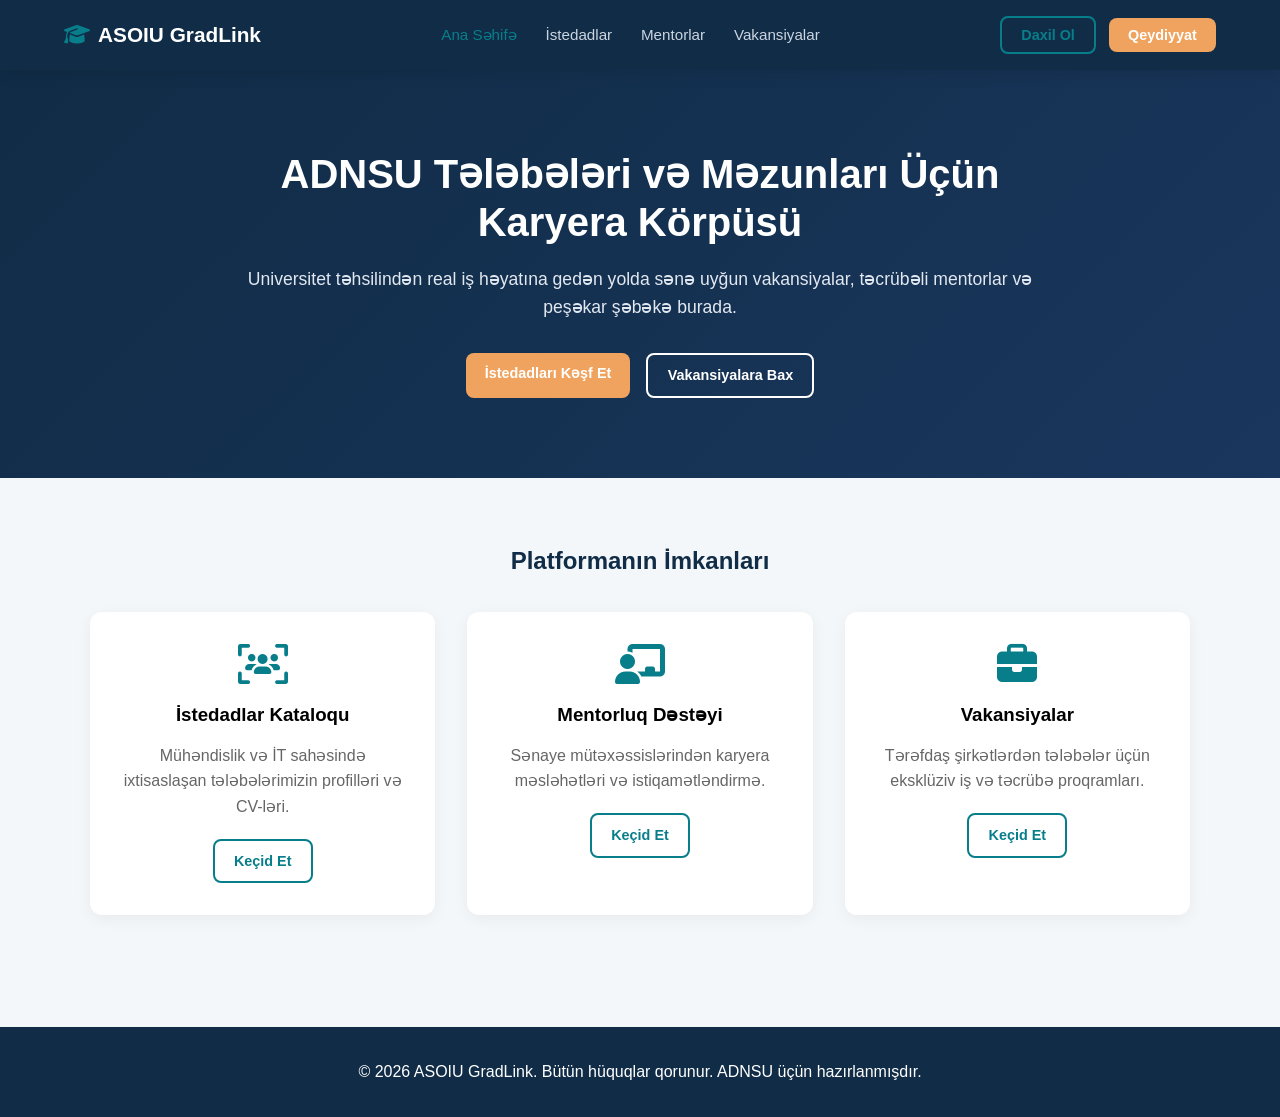
<file: index.html>
<!DOCTYPE html>
<html lang="az">
<head>
  <meta charset="UTF-8">
  <meta name="viewport" content="width=device-width, initial-scale=1.0">
  <title>ASOIU GradLink - Karyera və İstedad Platforması</title>
  <link rel="stylesheet" href="style.css">
  <link rel="stylesheet" href="https://cdnjs.cloudflare.com/ajax/libs/font-awesome/6.4.0/css/all.min.css">
</head>
<body>

  <!-- Navbar -->
  <header class="navbar">
    <div class="logo">
      <i class="fa-solid fa-graduation-cap"></i> ASOIU GradLink
    </div>
    <nav class="nav-links" id="nav-links">
      <a href="index.html" class="active">Ana Səhifə</a>
      <a href="talents.html">İstedadlar</a>
      <a href="mentors.html">Mentorlar</a>
      <a href="vacancies.html">Vakansiyalar</a>
    </nav>
    <div class="nav-buttons">
      <button class="btn btn-outline" onclick="openModal('login')">Daxil Ol</button>
      <button class="btn btn-accent" onclick="openModal('register')">Qeydiyyat</button>
    </div>
    <div class="mobile-menu-btn" id="mobile-menu-btn">
      <i class="fa-solid fa-bars"></i>
    </div>
  </header>

  <!-- Hero Section -->
  <section class="hero">
    <div class="hero-content">
      <h1>ADNSU Tələbələri və Məzunları Üçün Karyera Körpüsü</h1>
      <p>Universitet təhsilindən real iş həyatına gedən yolda sənə uyğun vakansiyalar, təcrübəli mentorlar və peşəkar şəbəkə burada.</p>
      <div class="hero-buttons">
        <a href="talents.html" class="btn btn-accent">İstedadları Kəşf Et</a>
        <a href="vacancies.html" class="btn btn-outline" style="border-color: white; color: white;">Vakansiyalara Bax</a>
      </div>
    </div>
  </section>

  <!-- Features Summary -->
  <section class="features" style="padding: 4rem 2rem; text-align: center;">
    <h2 style="color: var(--primary); margin-bottom: 2rem;">Platformanın İmkanları</h2>
    <div style="display: grid; grid-template-columns: repeat(auto-fit, minmax(280px, 1fr)); gap: 2rem; max-width: 1100px; margin: 0 auto;">
      <div style="background: white; padding: 2rem; border-radius: 12px; box-shadow: 0 4px 15px rgba(0,0,0,0.05);">
        <i class="fa-solid fa-users-viewfinder" style="font-size: 2.5rem; color: var(--teal); margin-bottom: 1rem;"></i>
        <h3>İstedadlar Kataloqu</h3>
        <p style="color: #666; margin-top: 0.8rem;">Mühəndislik və İT sahəsində ixtisaslaşan tələbələrimizin profilləri və CV-ləri.</p>
        <a href="talents.html" class="btn btn-outline" style="margin-top: 1.2rem; display: inline-block;">Keçid Et</a>
      </div>
      <div style="background: white; padding: 2rem; border-radius: 12px; box-shadow: 0 4px 15px rgba(0,0,0,0.05);">
        <i class="fa-solid fa-chalkboard-user" style="font-size: 2.5rem; color: var(--teal); margin-bottom: 1rem;"></i>
        <h3>Mentorluq Dəstəyi</h3>
        <p style="color: #666; margin-top: 0.8rem;">Sənaye mütəxəssislərindən karyera məsləhətləri və istiqamətləndirmə.</p>
        <a href="mentors.html" class="btn btn-outline" style="margin-top: 1.2rem; display: inline-block;">Keçid Et</a>
      </div>
      <div style="background: white; padding: 2rem; border-radius: 12px; box-shadow: 0 4px 15px rgba(0,0,0,0.05);">
        <i class="fa-solid fa-briefcase" style="font-size: 2.5rem; color: var(--teal); margin-bottom: 1rem;"></i>
        <h3>Vakansiyalar</h3>
        <p style="color: #666; margin-top: 0.8rem;">Tərəfdaş şirkətlərdən tələbələr üçün eksklüziv iş və təcrübə proqramları.</p>
        <a href="vacancies.html" class="btn btn-outline" style="margin-top: 1.2rem; display: inline-block;">Keçid Et</a>
      </div>
    </div>
  </section>

  <!-- Modal Component -->
  <div class="modal" id="modal">
    <div class="modal-content">
      <span class="close-btn" onclick="closeModal()">&times;</span>
      <h3 id="modal-title" style="color: var(--primary); margin-bottom: 1.5rem;">Giriş</h3>
      <form id="modal-form" onsubmit="handleFormSubmit(event)"></form>
    </div>
  </div>

  <!-- Footer -->
  <footer style="background: var(--primary); color: white; text-align: center; padding: 2rem; margin-top: 3rem;">
    <p>&copy; 2026 ASOIU GradLink. Bütün hüquqlar qorunur. ADNSU üçün hazırlanmışdır.</p>
  </footer>

  <script src="script.js"></script>
</body>
</html>
</file>
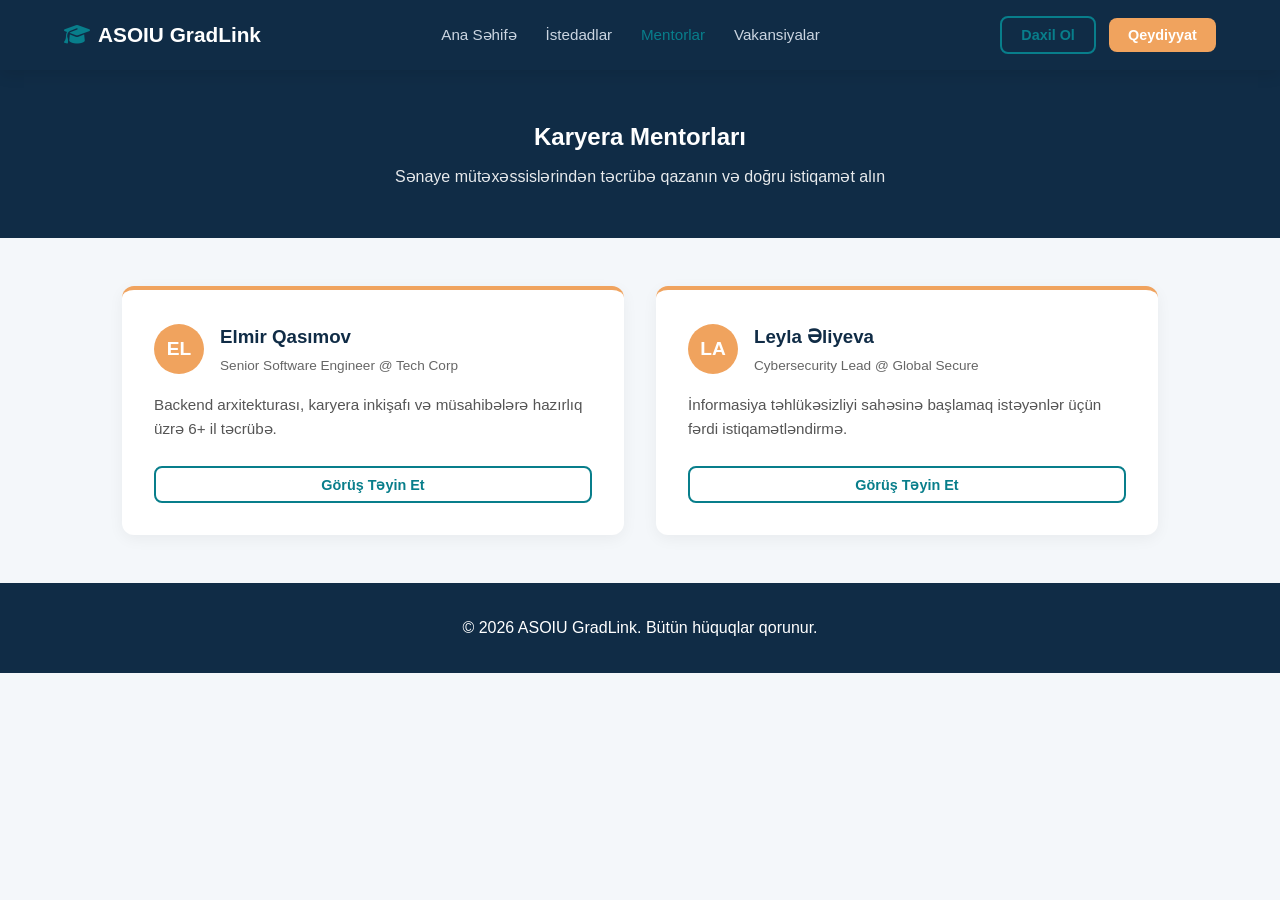
<file: mentors.html>
<!DOCTYPE html>
<html lang="az">
<head>
  <meta charset="UTF-8">
  <meta name="viewport" content="width=device-width, initial-scale=1.0">
  <title>Mentorlar - ASOIU GradLink</title>
  <link rel="stylesheet" href="style.css">
  <link rel="stylesheet" href="https://cdnjs.cloudflare.com/ajax/libs/font-awesome/6.4.0/css/all.min.css">
</head>
<body>

  <!-- Navbar -->
  <header class="navbar">
    <div class="logo">
      <i class="fa-solid fa-graduation-cap"></i> ASOIU GradLink
    </div>
    <nav class="nav-links" id="nav-links">
      <a href="index.html">Ana Səhifə</a>
      <a href="talents.html">İstedadlar</a>
      <a href="mentors.html" class="active">Mentorlar</a>
      <a href="vacancies.html">Vakansiyalar</a>
    </nav>
    <div class="nav-buttons">
      <button class="btn btn-outline" onclick="openModal('login')">Daxil Ol</button>
      <button class="btn btn-accent" onclick="openModal('register')">Qeydiyyat</button>
    </div>
  </header>

  <!-- Page Header -->
  <section style="background: var(--primary); color: white; padding: 3rem 2rem; text-align: center;">
    <h1>Karyera Mentorları</h1>
    <p style="margin-top: 0.5rem; opacity: 0.9;">Sənaye mütəxəssislərindən təcrübə qazanın və doğru istiqamət alın</p>
  </section>

  <!-- Mentors Content -->
  <section style="max-width: 1100px; margin: 3rem auto; padding: 0 2rem;">
    <div style="display: grid; grid-template-columns: repeat(auto-fit, minmax(300px, 1fr)); gap: 2rem;">
      <div style="background: white; padding: 2rem; border-radius: 12px; box-shadow: 0 4px 15px rgba(0,0,0,0.05); border-top: 4px solid var(--accent);">
        <div style="display: flex; align-items: center; gap: 1rem; margin-bottom: 1rem;">
          <div style="width: 50px; height: 50px; background: var(--accent); color: white; display: flex; align-items: center; justify-content: center; border-radius: 50%; font-weight: bold; font-size: 1.2rem;">EL</div>
          <div>
            <h3 style="color: var(--primary);">Elmir Qasımov</h3>
            <span style="font-size: 0.85rem; color: #666;">Senior Software Engineer @ Tech Corp</span>
          </div>
        </div>
        <p style="color: #555; font-size: 0.95rem; margin-bottom: 1.5rem;">Backend arxitekturası, karyera inkişafı və müsahibələrə hazırlıq üzrə 6+ il təcrübə.</p>
        <button class="btn btn-outline" style="width: 100%;">Görüş Təyin Et</button>
      </div>

      <div style="background: white; padding: 2rem; border-radius: 12px; box-shadow: 0 4px 15px rgba(0,0,0,0.05); border-top: 4px solid var(--accent);">
        <div style="display: flex; align-items: center; gap: 1rem; margin-bottom: 1rem;">
          <div style="width: 50px; height: 50px; background: var(--accent); color: white; display: flex; align-items: center; justify-content: center; border-radius: 50%; font-weight: bold; font-size: 1.2rem;">LA</div>
          <div>
            <h3 style="color: var(--primary);">Leyla Əliyeva</h3>
            <span style="font-size: 0.85rem; color: #666;">Cybersecurity Lead @ Global Secure</span>
          </div>
        </div>
        <p style="color: #555; font-size: 0.95rem; margin-bottom: 1.5rem;">İnformasiya təhlükəsizliyi sahəsinə başlamaq istəyənlər üçün fərdi istiqamətləndirmə.</p>
        <button class="btn btn-outline" style="width: 100%;">Görüş Təyin Et</button>
      </div>
    </div>
  </section>

  <!-- Modal Component -->
  <div class="modal" id="modal">
    <div class="modal-content">
      <span class="close-btn" onclick="closeModal()">&times;</span>
      <h3 id="modal-title" style="color: var(--primary); margin-bottom: 1.5rem;">Giriş</h3>
      <form id="modal-form" onsubmit="handleFormSubmit(event)"></form>
    </div>
  </div>

  <!-- Footer -->
  <footer style="background: var(--primary); color: white; text-align: center; padding: 2rem; margin-top: 3rem;">
    <p>&copy; 2026 ASOIU GradLink. Bütün hüquqlar qorunur.</p>
  </footer>

  <script src="script.js"></script>
</body>
</html>
</file>
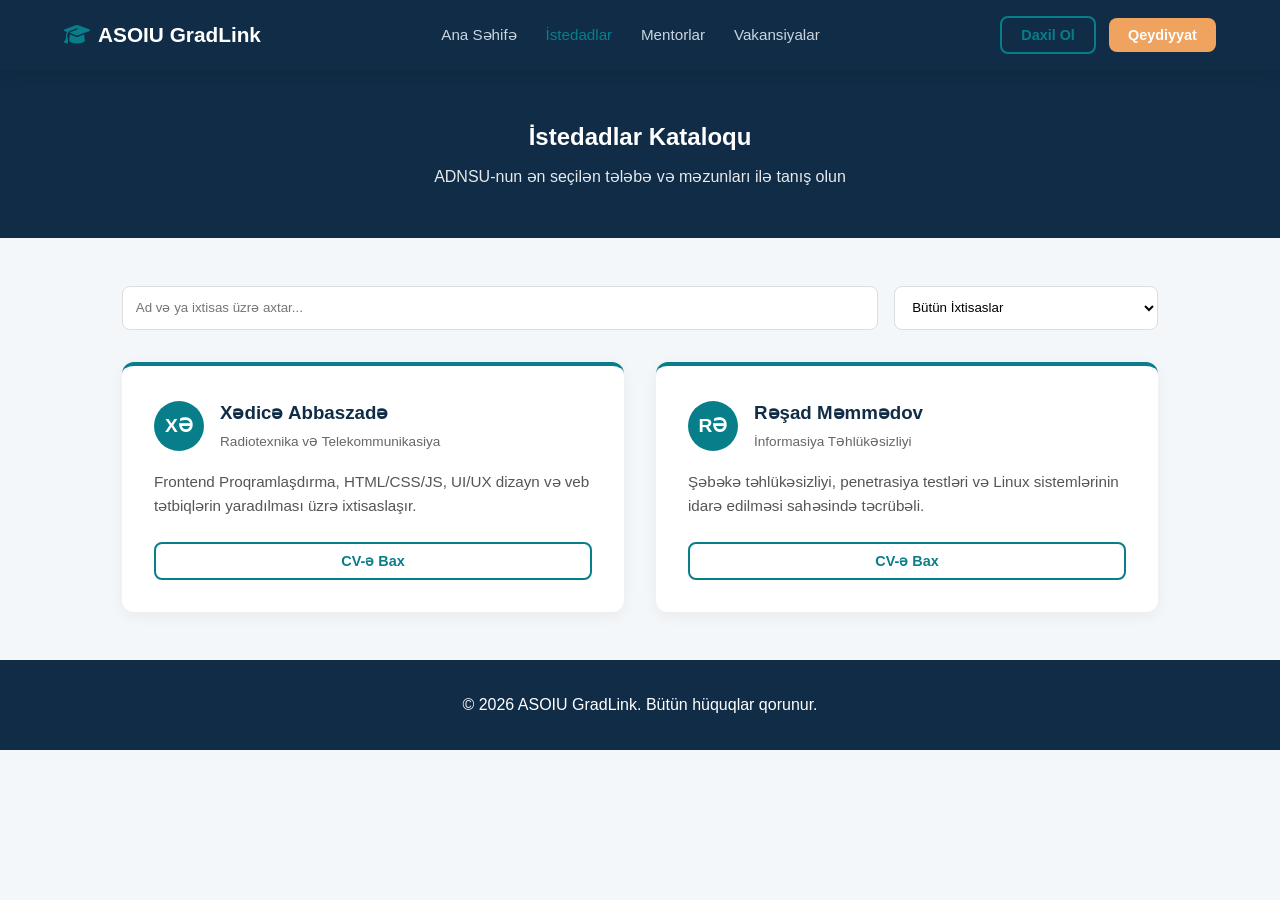
<file: talents.html>
<!DOCTYPE html>
<html lang="az">
<head>
  <meta charset="UTF-8">
  <meta name="viewport" content="width=device-width, initial-scale=1.0">
  <title>İstedadlar Kataloqu - ASOIU GradLink</title>
  <link rel="stylesheet" href="style.css">
  <link rel="stylesheet" href="https://cdnjs.cloudflare.com/ajax/libs/font-awesome/6.4.0/css/all.min.css">
</head>
<body>

  <!-- Navbar -->
  <header class="navbar">
    <div class="logo">
      <i class="fa-solid fa-graduation-cap"></i> ASOIU GradLink
    </div>
    <nav class="nav-links" id="nav-links">
      <a href="index.html">Ana Səhifə</a>
      <a href="talents.html" class="active">İstedadlar</a>
      <a href="mentors.html">Mentorlar</a>
      <a href="vacancies.html">Vakansiyalar</a>
    </nav>
    <div class="nav-buttons">
      <button class="btn btn-outline" onclick="openModal('login')">Daxil Ol</button>
      <button class="btn btn-accent" onclick="openModal('register')">Qeydiyyat</button>
    </div>
  </header>

  <!-- Page Header -->
  <section style="background: var(--primary); color: white; padding: 3rem 2rem; text-align: center;">
    <h1>İstedadlar Kataloqu</h1>
    <p style="margin-top: 0.5rem; opacity: 0.9;">ADNSU-nun ən seçilən tələbə və məzunları ilə tanış olun</p>
  </section>

  <!-- Talents Content -->
  <section style="max-width: 1100px; margin: 3rem auto; padding: 0 2rem;">
    <!-- Filter bar -->
    <div style="display: flex; gap: 1rem; margin-bottom: 2rem; flex-wrap: wrap;">
      <input type="text" placeholder="Ad və ya ixtisas üzrə axtar..." style="flex: 1; min-width: 250px; padding: 0.8rem; border: 1px solid #ddd; border-radius: 8px;">
      <select style="padding: 0.8rem; border: 1px solid #ddd; border-radius: 8px; background: white;">
        <option>Bütün İxtisaslar</option>
        <option>Radiotexnika və Telekommunikasiya</option>
        <option>İnformasiya Təhlükəsizliyi</option>
        <option>Kompüter Mühəndisliyi</option>
      </select>
    </div>

    <!-- Talents Grid -->
    <div style="display: grid; grid-template-columns: repeat(auto-fit, minmax(300px, 1fr)); gap: 2rem;">
      <div style="background: white; padding: 2rem; border-radius: 12px; box-shadow: 0 4px 15px rgba(0,0,0,0.05); border-top: 4px solid var(--teal);">
        <div style="display: flex; align-items: center; gap: 1rem; margin-bottom: 1rem;">
          <div style="width: 50px; height: 50px; background: var(--teal); color: white; display: flex; align-items: center; justify-content: center; border-radius: 50%; font-weight: bold; font-size: 1.2rem;">XƏ</div>
          <div>
            <h3 style="color: var(--primary);">Xədicə Abbaszadə</h3>
            <span style="font-size: 0.85rem; color: #666;">Radiotexnika və Telekommunikasiya</span>
          </div>
        </div>
        <p style="color: #555; font-size: 0.95rem; margin-bottom: 1.5rem;">Frontend Proqramlaşdırma, HTML/CSS/JS, UI/UX dizayn və veb tətbiqlərin yaradılması üzrə ixtisaslaşır.</p>
        <button class="btn btn-outline" style="width: 100%;">CV-ə Bax</button>
      </div>

      <div style="background: white; padding: 2rem; border-radius: 12px; box-shadow: 0 4px 15px rgba(0,0,0,0.05); border-top: 4px solid var(--teal);">
        <div style="display: flex; align-items: center; gap: 1rem; margin-bottom: 1rem;">
          <div style="width: 50px; height: 50px; background: var(--teal); color: white; display: flex; align-items: center; justify-content: center; border-radius: 50%; font-weight: bold; font-size: 1.2rem;">RƏ</div>
          <div>
            <h3 style="color: var(--primary);">Rəşad Məmmədov</h3>
            <span style="font-size: 0.85rem; color: #666;">İnformasiya Təhlükəsizliyi</span>
          </div>
        </div>
        <p style="color: #555; font-size: 0.95rem; margin-bottom: 1.5rem;">Şəbəkə təhlükəsizliyi, penetrasiya testləri və Linux sistemlərinin idarə edilməsi sahəsində təcrübəli.</p>
        <button class="btn btn-outline" style="width: 100%;">CV-ə Bax</button>
      </div>
    </div>
  </section>

  <!-- Modal Component -->
  <div class="modal" id="modal">
    <div class="modal-content">
      <span class="close-btn" onclick="closeModal()">&times;</span>
      <h3 id="modal-title" style="color: var(--primary); margin-bottom: 1.5rem;">Giriş</h3>
      <form id="modal-form" onsubmit="handleFormSubmit(event)"></form>
    </div>
  </div>

  <!-- Footer -->
  <footer style="background: var(--primary); color: white; text-align: center; padding: 2rem; margin-top: 3rem;">
    <p>&copy; 2026 ASOIU GradLink. Bütün hüquqlar qorunur.</p>
  </footer>

  <script src="script.js"></script>
</body>
</html>
</file>
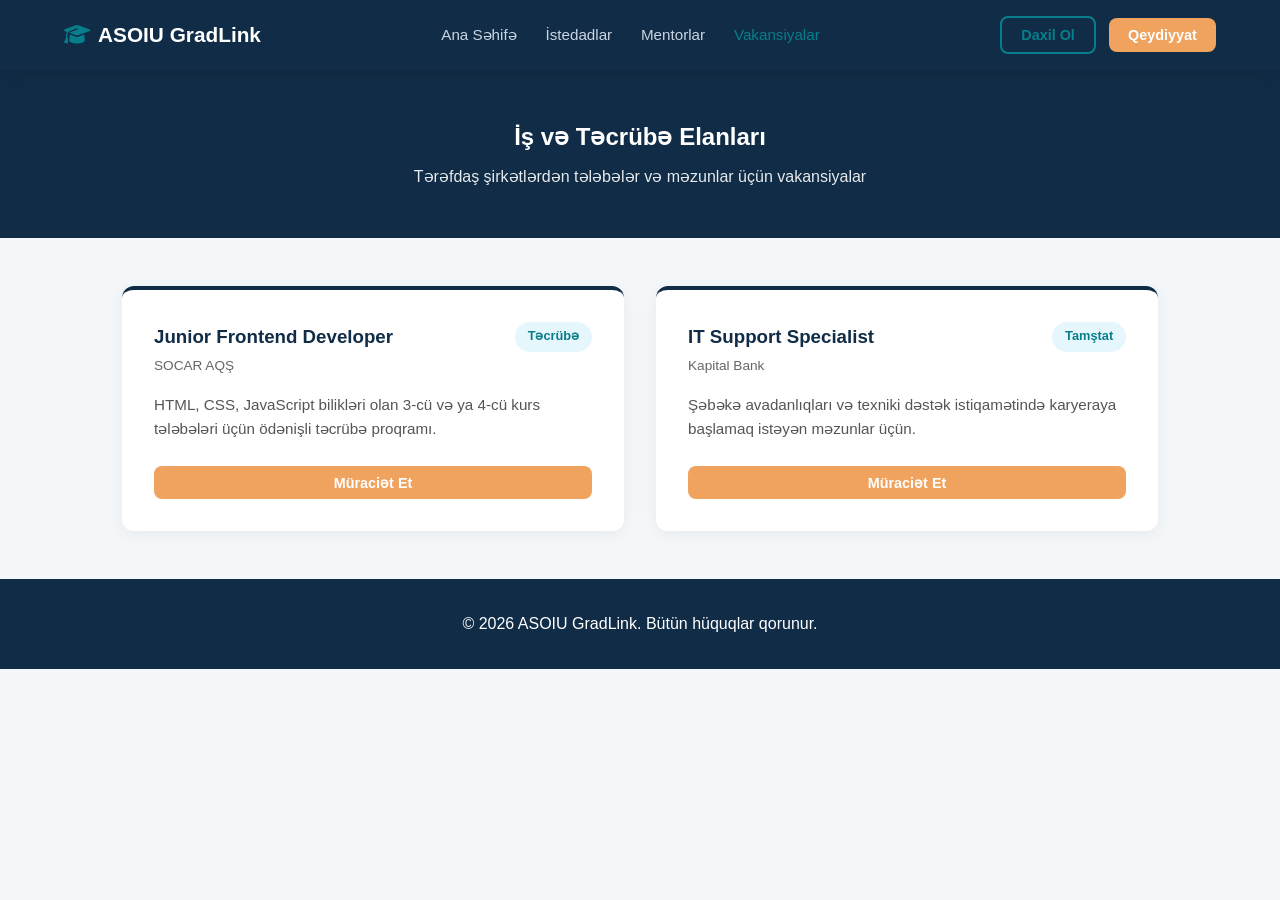
<file: vacancies.html>
<!DOCTYPE html>
<html lang="az">
<head>
  <meta charset="UTF-8">
  <meta name="viewport" content="width=device-width, initial-scale=1.0">
  <title>Vakansiyalar - ASOIU GradLink</title>
  <link rel="stylesheet" href="style.css">
  <link rel="stylesheet" href="https://cdnjs.cloudflare.com/ajax/libs/font-awesome/6.4.0/css/all.min.css">
</head>
<body>

  <!-- Navbar -->
  <header class="navbar">
    <div class="logo">
      <i class="fa-solid fa-graduation-cap"></i> ASOIU GradLink
    </div>
    <nav class="nav-links" id="nav-links">
      <a href="index.html">Ana Səhifə</a>
      <a href="talents.html">İstedadlar</a>
      <a href="mentors.html">Mentorlar</a>
      <a href="vacancies.html" class="active">Vakansiyalar</a>
    </nav>
    <div class="nav-buttons">
      <button class="btn btn-outline" onclick="openModal('login')">Daxil Ol</button>
      <button class="btn btn-accent" onclick="openModal('register')">Qeydiyyat</button>
    </div>
  </header>

  <!-- Page Header -->
  <section style="background: var(--primary); color: white; padding: 3rem 2rem; text-align: center;">
    <h1>İş və Təcrübə Elanları</h1>
    <p style="margin-top: 0.5rem; opacity: 0.9;">Tərəfdaş şirkətlərdən tələbələr və məzunlar üçün vakansiyalar</p>
  </section>

  <!-- Vacancies Content -->
  <section style="max-width: 1100px; margin: 3rem auto; padding: 0 2rem;">
    <div style="display: grid; grid-template-columns: repeat(auto-fit, minmax(300px, 1fr)); gap: 2rem;">
      <div style="background: white; padding: 2rem; border-radius: 12px; box-shadow: 0 4px 15px rgba(0,0,0,0.05); border-top: 4px solid var(--primary);">
        <div style="display: flex; justify-content: space-between; align-items: flex-start; margin-bottom: 1rem;">
          <div>
            <h3 style="color: var(--primary);">Junior Frontend Developer</h3>
            <span style="font-size: 0.85rem; color: #666;">SOCAR AQŞ</span>
          </div>
          <span style="background: rgba(14, 165, 233, 0.1); color: var(--teal); padding: 0.3rem 0.8rem; border-radius: 20px; font-size: 0.8rem; font-weight: bold;">Təcrübə</span>
        </div>
        <p style="color: #555; font-size: 0.95rem; margin-bottom: 1.5rem;">HTML, CSS, JavaScript bilikləri olan 3-cü və ya 4-cü kurs tələbələri üçün ödənişli təcrübə proqramı.</p>
        <button class="btn btn-accent" style="width: 100%;">Müraciət Et</button>
      </div>

      <div style="background: white; padding: 2rem; border-radius: 12px; box-shadow: 0 4px 15px rgba(0,0,0,0.05); border-top: 4px solid var(--primary);">
        <div style="display: flex; justify-content: space-between; align-items: flex-start; margin-bottom: 1rem;">
          <div>
            <h3 style="color: var(--primary);">IT Support Specialist</h3>
            <span style="font-size: 0.85rem; color: #666;">Kapital Bank</span>
          </div>
          <span style="background: rgba(14, 165, 233, 0.1); color: var(--teal); padding: 0.3rem 0.8rem; border-radius: 20px; font-size: 0.8rem; font-weight: bold;">Tamştat</span>
        </div>
        <p style="color: #555; font-size: 0.95rem; margin-bottom: 1.5rem;">Şəbəkə avadanlıqları və texniki dəstək istiqamətində karyeraya başlamaq istəyən məzunlar üçün.</p>
        <button class="btn btn-accent" style="width: 100%;">Müraciət Et</button>
      </div>
    </div>
  </section>

  <!-- Modal Component -->
  <div class="modal" id="modal">
    <div class="modal-content">
      <span class="close-btn" onclick="closeModal()">&times;</span>
      <h3 id="modal-title" style="color: var(--primary); margin-bottom: 1.5rem;">Giriş</h3>
      <form id="modal-form" onsubmit="handleFormSubmit(event)"></form>
    </div>
  </div>

  <!-- Footer -->
  <footer style="background: var(--primary); color: white; text-align: center; padding: 2rem; margin-top: 3rem;">
    <p>&copy; 2026 ASOIU GradLink. Bütün hüquqlar qorunur.</p>
  </footer>

  <script src="script.js"></script>
</body>
</html>
</file>
<file: style.css>
/* Color Variables - Dəqiq rəng palitrası */
:root {
  --primary: #102C46;     /* Deep Navy */
  --teal: #087E8B;        /* Teal */
  --accent: #F0A35E;      /* Warm Orange */
  --bg-light: #F4F7FA;    /* Soft White */
  --dark: #0f172a;
  --white: #ffffff;
  --gray: #64748b;
  --transition: all 0.3s ease;
}

* {
  margin: 0;
  padding: 0;
  box-sizing: border-box;
  font-family: 'Segoe UI', Tahoma, Geneva, Verdana, sans-serif;
}

body {
  background-color: var(--bg-light);
  color: var(--text-dark);
  line-height: 1.6;
}

/* Navbar Styles - Səliqəli və Genişləndirilmiş */
.navbar {
  display: flex;
  justify-content: space-between;
  align-items: center;
  padding: 1rem 5%;
  background-color: var(--primary);
  color: var(--white);
  box-shadow: 0 4px 15px rgba(0,0,0,0.1);
  position: sticky;
  top: 0;
  z-index: 1000;
  flex-wrap: wrap;
  gap: 1rem;
}

.logo {
  font-size: 1.3rem;
  font-weight: bold;
  color: var(--white);
  display: flex;
  align-items: center;
  gap: 0.5rem;
  white-space: nowrap;
}

.logo i {
  color: var(--teal);
}

.nav-links {
  display: flex;
  gap: 1.8rem;
  align-items: center;
}

.nav-links a {
  text-decoration: none;
  color: #CBD5E1;
  font-weight: 500;
  font-size: 0.95rem;
  transition: color 0.3s;
}

.nav-links a:hover,
.nav-links a.active {
  color: var(--teal);
}

.nav-buttons {
  display: flex;
  gap: 0.8rem;
  align-items: center;
}

.mobile-menu-btn {
  display: none;
  font-size: 1.5rem;
  cursor: pointer;
  color: var(--white);
}

/* Buttons */
.btn {
  padding: 0.55rem 1.2rem;
  border-radius: 8px;
  font-weight: 600;
  font-size: 0.9rem;
  cursor: pointer;
  border: none;
  transition: all 0.3s ease;
  text-decoration: none;
  display: inline-block;
  text-align: center;
}

.btn-outline {
  background: transparent;
  border: 2px solid var(--teal);
  color: var(--teal);
}

.btn-outline:hover {
  background: var(--teal);
  color: var(--white);
}

.btn-accent {
  background: var(--accent);
  color: var(--white);
}

.btn-accent:hover {
  opacity: 0.9;
  transform: translateY(-1px);
}

/* Hero Section */
.hero {
  background: linear-gradient(135deg, var(--primary) 0%, #1A365D 100%);
  color: var(--white);
  padding: 5rem 2rem;
  text-align: center;
}

.hero-content {
  max-width: 800px;
  margin: 0 auto;
}

.hero h1 {
  font-size: 2.5rem;
  margin-bottom: 1.2rem;
  line-height: 1.2;
}

.hero p {
  font-size: 1.1rem;
  margin-bottom: 2rem;
  color: #E2E8F0;
}

.hero-buttons {
  display: flex;
  justify-content: center;
  gap: 1rem;
  flex-wrap: wrap;
}

/* Modal Styles */
.modal {
  display: none;
  position: fixed;
  top: 0;
  left: 0;
  width: 100%;
  height: 100%;
  background: rgba(0, 0, 0, 0.6);
  justify-content: center;
  align-items: center;
  z-index: 2000;
  padding: 1rem;
}

.modal-content {
  background: var(--white);
  padding: 2.5rem;
  border-radius: 16px;
  width: 100%;
  max-width: 400px;
  position: relative;
  box-shadow: 0 10px 25px rgba(0,0,0,0.2);
}

.close-btn {
  position: absolute;
  top: 1rem;
  right: 1.2rem;
  font-size: 1.5rem;
  cursor: pointer;
  color: #64748B;
}

.close-btn:hover {
  color: var(--text-dark);
}

.form-group {
  margin-bottom: 1.2rem;
}

.form-group label {
  display: block;
  margin-bottom: 0.4rem;
  font-weight: 500;
  font-size: 0.9rem;
}

.form-group input,
.form-group select {
  width: 100%;
  padding: 0.8rem;
  border: 1px solid #CBD5E1;
  border-radius: 8px;
  font-size: 0.95rem;
}

.form-group input:focus,
.form-group select:focus {
  outline: none;
  border-color: var(--teal);
}

/* Footer */
footer {
  background: var(--primary);
  color: white;
  text-align: center;
  padding: 2rem;
  margin-top: 4rem;
}
</file>
